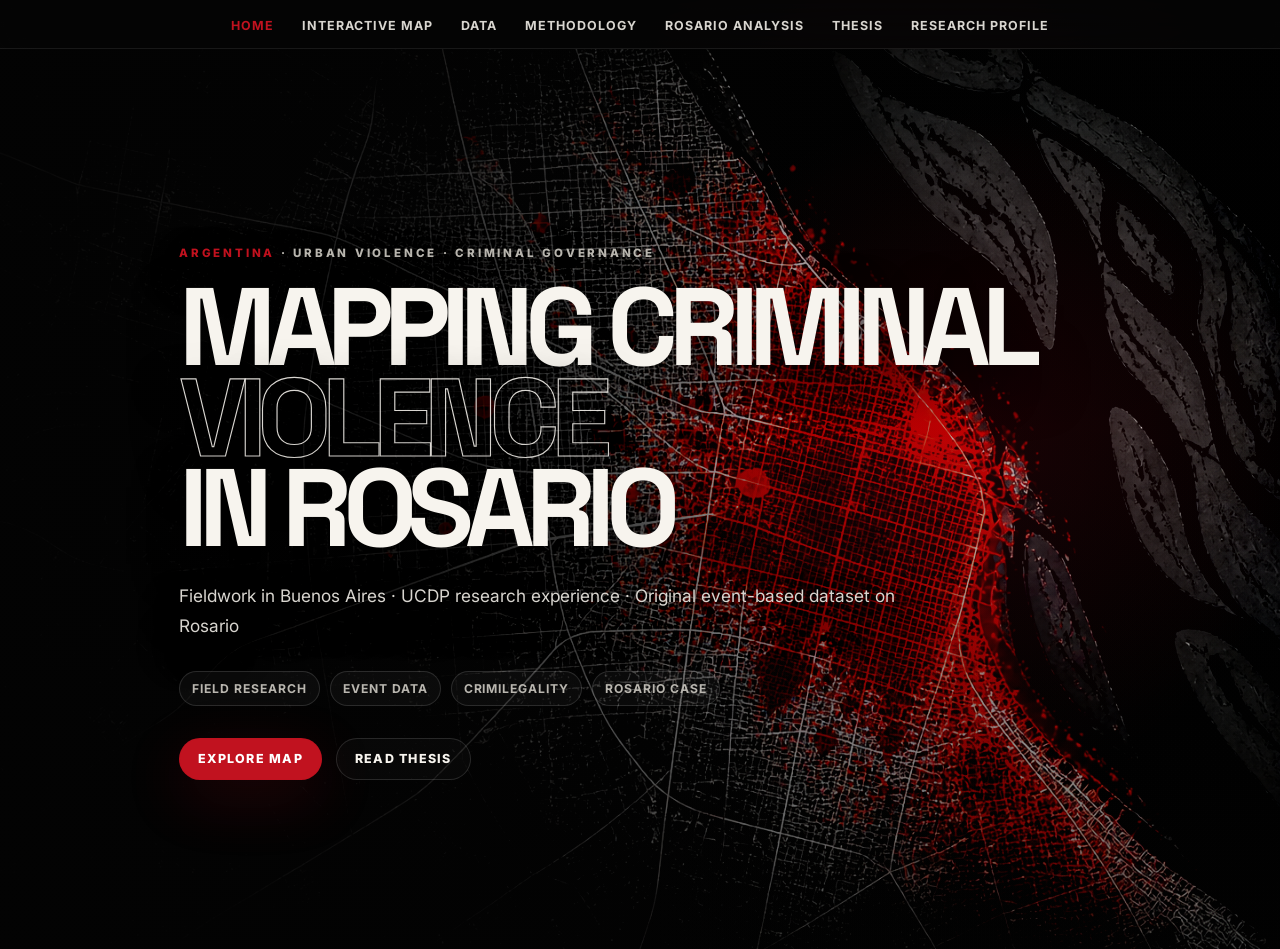
<file: index.html>
<!DOCTYPE html>
<html lang="en">
<head>
  <meta charset="UTF-8" />
  <meta name="viewport" content="width=device-width, initial-scale=1.0" />
  <title>Mapping Criminal Violence in Rosario</title>
  <link rel="stylesheet" href="site.css" />
</head>

<body>

<nav class="navbar">
  <ul class="nav-links">
    <li><a href="index.html" class="active">Home</a></li>
    <li><a href="map.html">Interactive Map</a></li>
    <li><a href="data.html">Data</a></li>
    <li><a href="methodology.html">Methodology</a></li>
    <li><a href="rosario.html">Rosario Analysis</a></li>
    <li><a href="thesis.html">Thesis</a></li>
    <li><a href="about.html">Research Profile</a></li>
  </ul>
</nav>

<section class="hero home-hero">

  <div class="hero-map-bg"></div>
  <div class="hero-map-overlay"></div>

  <div class="hero-inner">

    <div class="hero-kicker">
      <span>Argentina</span> &middot; Urban violence &middot; Criminal governance
    </div>

    <h1>
      Mapping Criminal
      <span class="title-accent">Violence</span>
      <br />
      in Rosario
    </h1>

    <p class="subtitle">
      Fieldwork in Buenos Aires &middot; UCDP research experience &middot; Original event-based dataset on Rosario
    </p>

    <div class="hero-meta">
      <span class="meta-pill">Field research</span>
      <span class="meta-pill">Event data</span>
      <span class="meta-pill">Crimilegality</span>
      <span class="meta-pill">Rosario case</span>
    </div>

    <div class="cta-row">
      <a href="map.html" class="btn-primary">Explore map</a>
      <a href="thesis.html" class="btn-secondary">Read thesis</a>
    </div>

  </div>
</section>

</body>
</html>
</file>
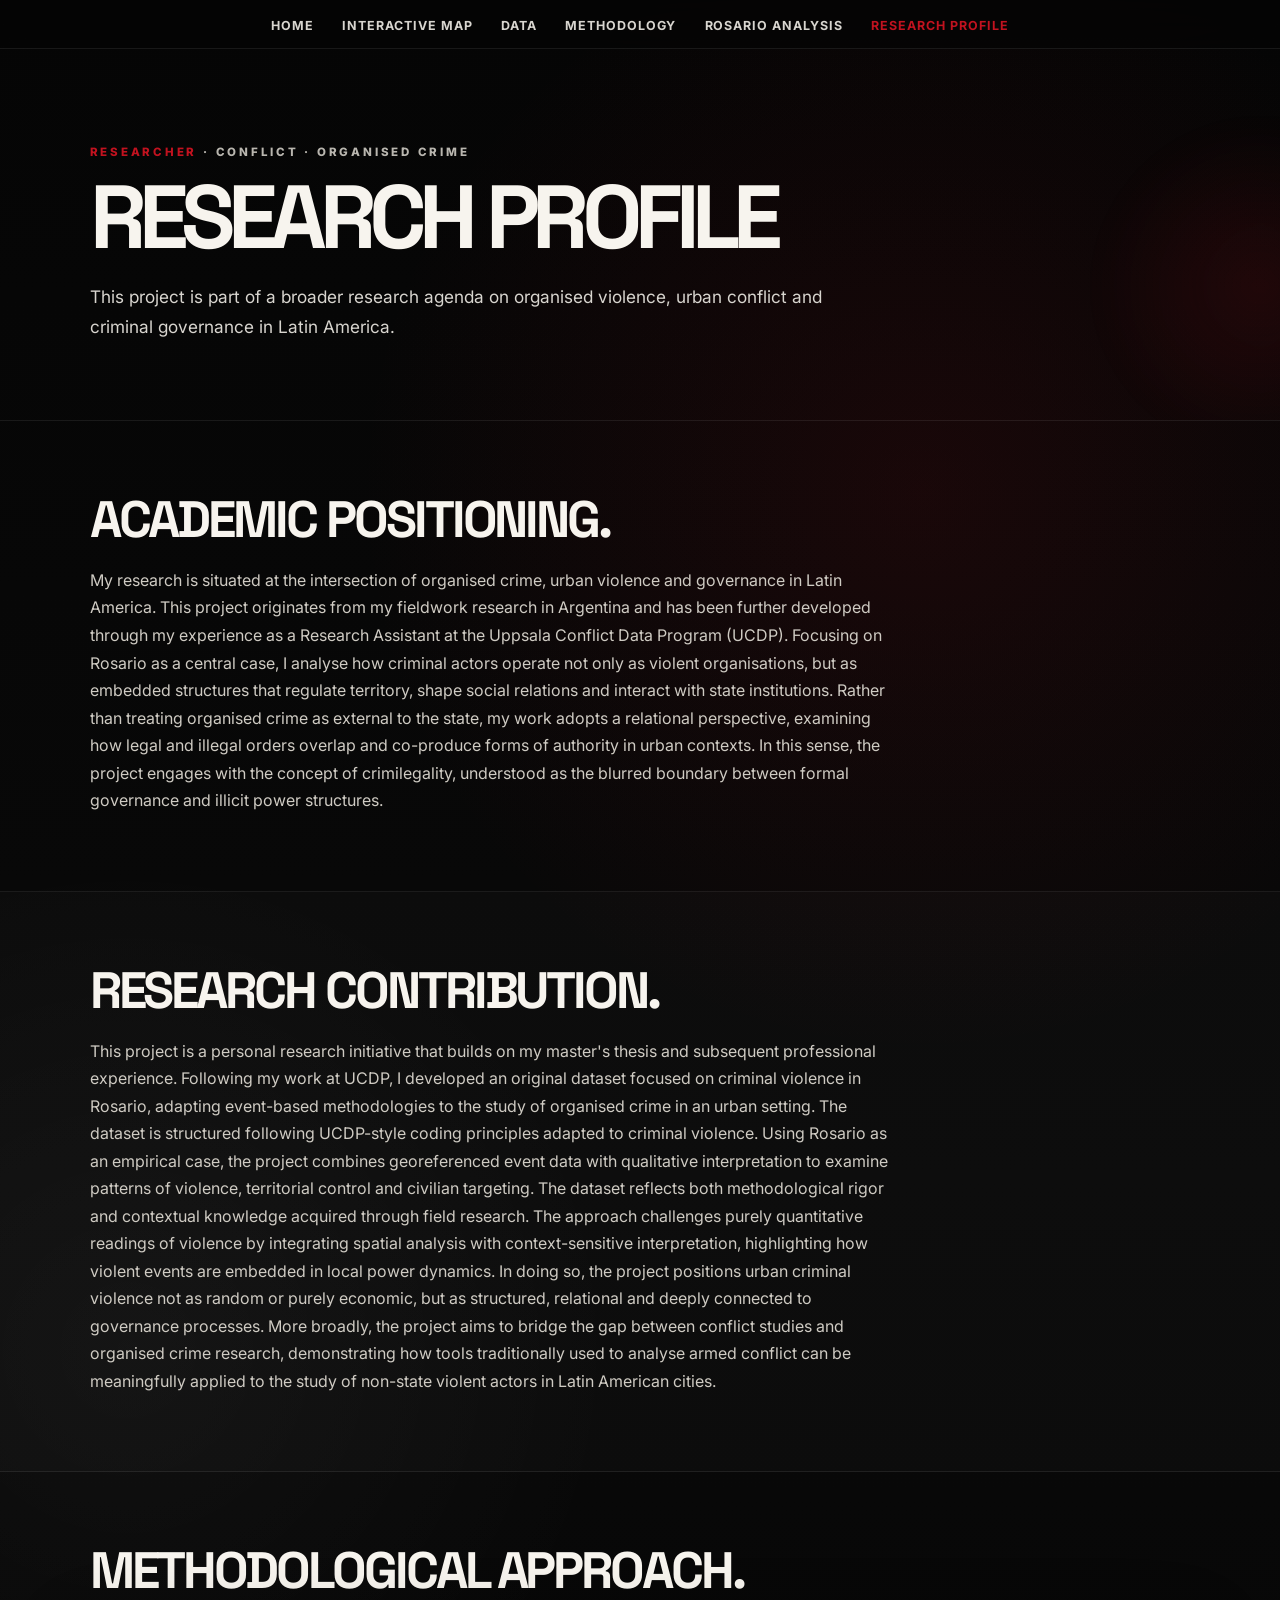
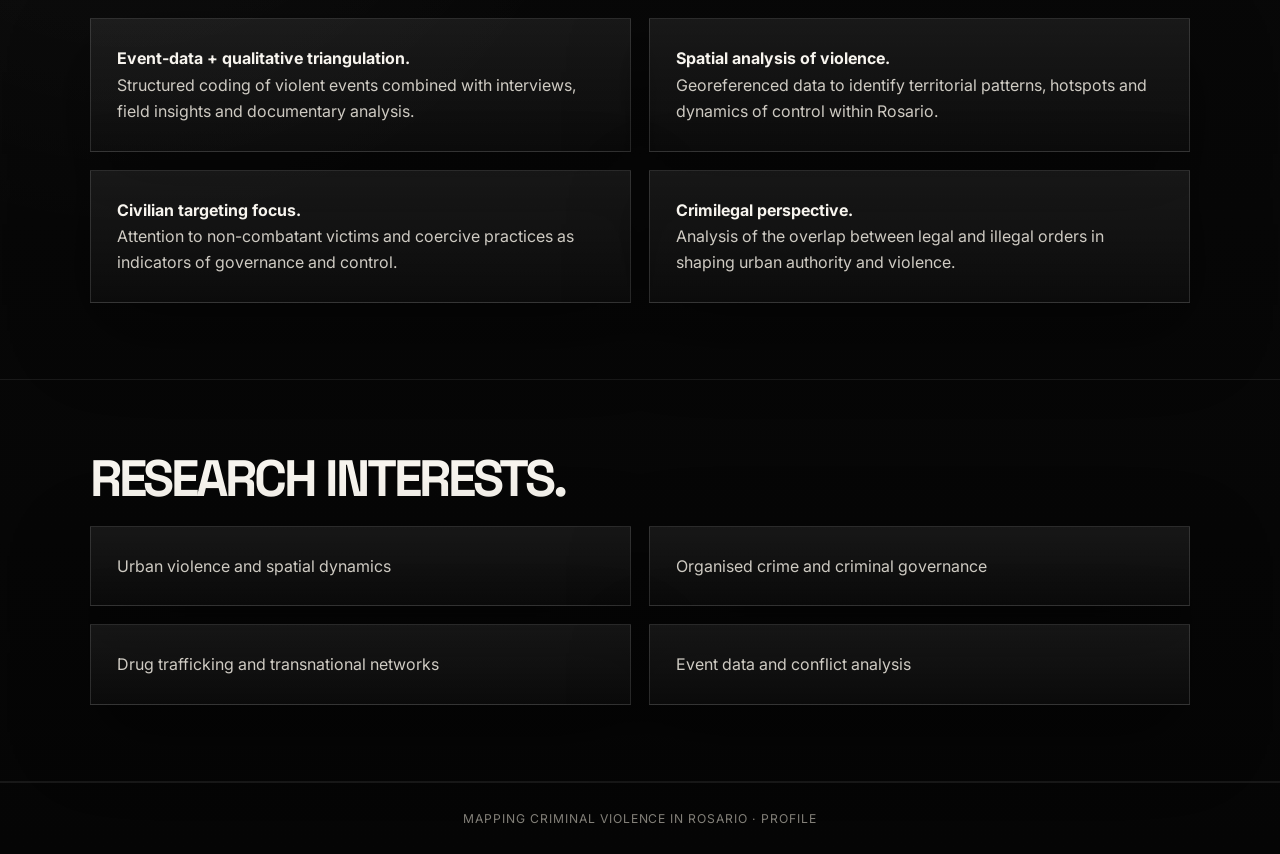
<file: about.html>
<!DOCTYPE html>
<html lang="en">
<head>
  <meta charset="UTF-8" />
  <meta name="viewport" content="width=device-width, initial-scale=1.0" />
  <title>Research Profile</title>
  <link rel="stylesheet" href="site.css" />
</head>
<body>
  <nav class="navbar">
    <ul class="nav-links">
      <li><a href="index.html">Home</a></li>
      <li><a href="map.html">Interactive Map</a></li>
      <li><a href="data.html">Data</a></li>
      <li><a href="methodology.html">Methodology</a></li>
      <li><a href="rosario.html">Rosario Analysis</a></li>
      <li><a href="about.html" class="active">Research Profile</a></li>
    </ul>
  </nav>

  <main>
    <header class="page-hero">
      <div class="page-hero-inner">
        <div class="eyebrow"><span>Researcher</span> · Conflict · Organised crime</div>
        <h1>Research Profile</h1>
        <p class="lede">This project is part of a broader research agenda on organised violence, urban conflict and criminal governance in Latin America.</p>
      </div>
    </header>

    <section class="section">
      <div class="section-inner">
        <h2>Academic positioning.</h2>
        <p class="section-text">
My research is situated at the intersection of organised crime, urban violence and governance in Latin America. 
This project originates from my fieldwork research in Argentina and has been further developed through my experience as a Research Assistant at the Uppsala Conflict Data Program (UCDP).

Focusing on Rosario as a central case, I analyse how criminal actors operate not only as violent organisations, 
but as embedded structures that regulate territory, shape social relations and interact with state institutions.

Rather than treating organised crime as external to the state, my work adopts a relational perspective, 
examining how legal and illegal orders overlap and co-produce forms of authority in urban contexts. 
In this sense, the project engages with the concept of crimilegality, understood as the blurred boundary 
between formal governance and illicit power structures.
        </p>
      </div>
    </section>

    <section class="section alt">
      <div class="section-inner">
        <h2>Research contribution.</h2>
        <p class="section-text">
This project is a personal research initiative that builds on my master's thesis and subsequent professional experience. 
Following my work at UCDP, I developed an original dataset focused on criminal violence in Rosario, 
adapting event-based methodologies to the study of organised crime in an urban setting.

The dataset is structured following UCDP-style coding principles adapted to criminal violence.

Using Rosario as an empirical case, the project combines georeferenced event data with qualitative interpretation 
to examine patterns of violence, territorial control and civilian targeting. 
The dataset reflects both methodological rigor and contextual knowledge acquired through field research.

The approach challenges purely quantitative readings of violence by integrating spatial analysis 
with context-sensitive interpretation, highlighting how violent events are embedded in local power dynamics. 
In doing so, the project positions urban criminal violence not as random or purely economic, 
but as structured, relational and deeply connected to governance processes.

More broadly, the project aims to bridge the gap between conflict studies and organised crime research, 
demonstrating how tools traditionally used to analyse armed conflict can be meaningfully applied 
to the study of non-state violent actors in Latin American cities.
        </p>
      </div>
    </section>

    <section class="section">
      <div class="section-inner">
        <h2>Methodological approach.</h2>
        <div class="grid two">
          <div class="card"><p><strong>Event-data + qualitative triangulation.</strong><br/>Structured coding of violent events combined with interviews, field insights and documentary analysis.</p></div>
          <div class="card"><p><strong>Spatial analysis of violence.</strong><br/>Georeferenced data to identify territorial patterns, hotspots and dynamics of control within Rosario.</p></div>
          <div class="card"><p><strong>Civilian targeting focus.</strong><br/>Attention to non-combatant victims and coercive practices as indicators of governance and control.</p></div>
          <div class="card"><p><strong>Crimilegal perspective.</strong><br/>Analysis of the overlap between legal and illegal orders in shaping urban authority and violence.</p></div>
        </div>
      </div>
    </section>

    <section class="section">
      <div class="section-inner">
        <h2>Research interests.</h2>
        <div class="grid two">
          <div class="card"><p>Urban violence and spatial dynamics</p></div>
          <div class="card"><p>Organised crime and criminal governance</p></div>
          <div class="card"><p>Drug trafficking and transnational networks</p></div>
          <div class="card"><p>Event data and conflict analysis</p></div>
        </div>
      </div>
    </section>
  </main>

  <footer>Mapping Criminal Violence in Rosario · Profile</footer>
</body>
</html>
</file>
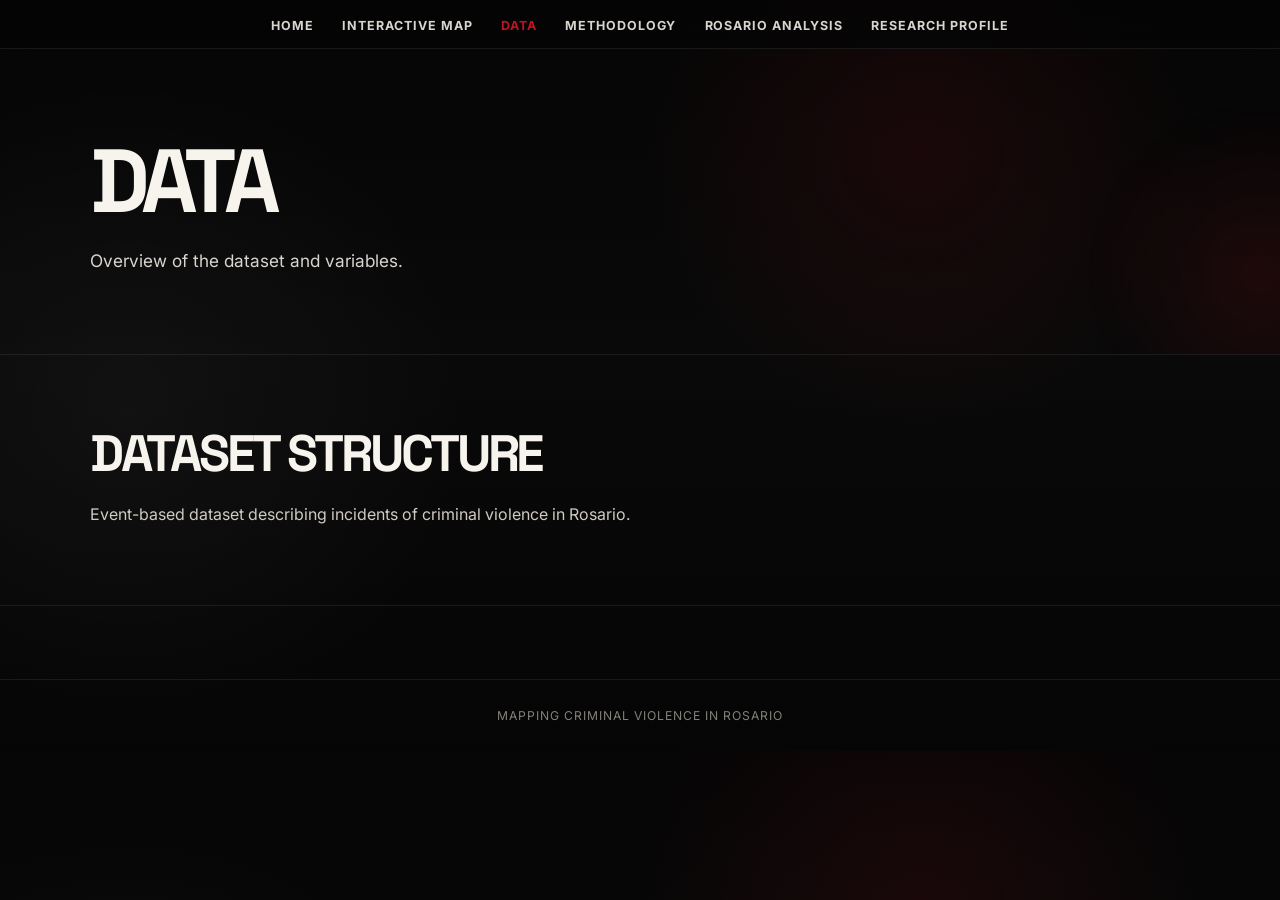
<file: data.html>
<!DOCTYPE html>
<html lang="en">
<head>
  <meta charset="UTF-8" />
  <meta name="viewport" content="width=device-width, initial-scale=1.0" />
  <title>Data</title>
  <link href="https://fonts.googleapis.com/css2?family=Inter:wght@400;500;600;700;800;900&family=Space+Grotesk:wght@500;600;700&display=swap" rel="stylesheet">
  <link rel="stylesheet" href="site.css" />
</head>
<body>
  <nav class="navbar">
    <ul class="nav-links">
      <li><a href="index.html">Home</a></li>
      <li><a href="map.html">Interactive Map</a></li>
      <li><a href="data.html" class="active">Data</a></li>
      <li><a href="methodology.html">Methodology</a></li>
      <li><a href="rosario.html">Rosario Analysis</a></li>
      <li><a href="about.html">Research Profile</a></li>
    </ul>
  </nav>

  <main>
    <header class="page-hero">
      <div class="page-hero-inner">
        <h1>Data</h1>
        <p class="lede">Overview of the dataset and variables.</p>
      </div>
    </header>

    <section class="section">
      <div class="section-inner">
        <h2>Dataset structure</h2>
        <p class="section-text">Event-based dataset describing incidents of criminal violence in Rosario.</p>
      </div>
    </section>
  </main>

  <footer>Mapping Criminal Violence in Rosario</footer>
</body>
</html>
</file>
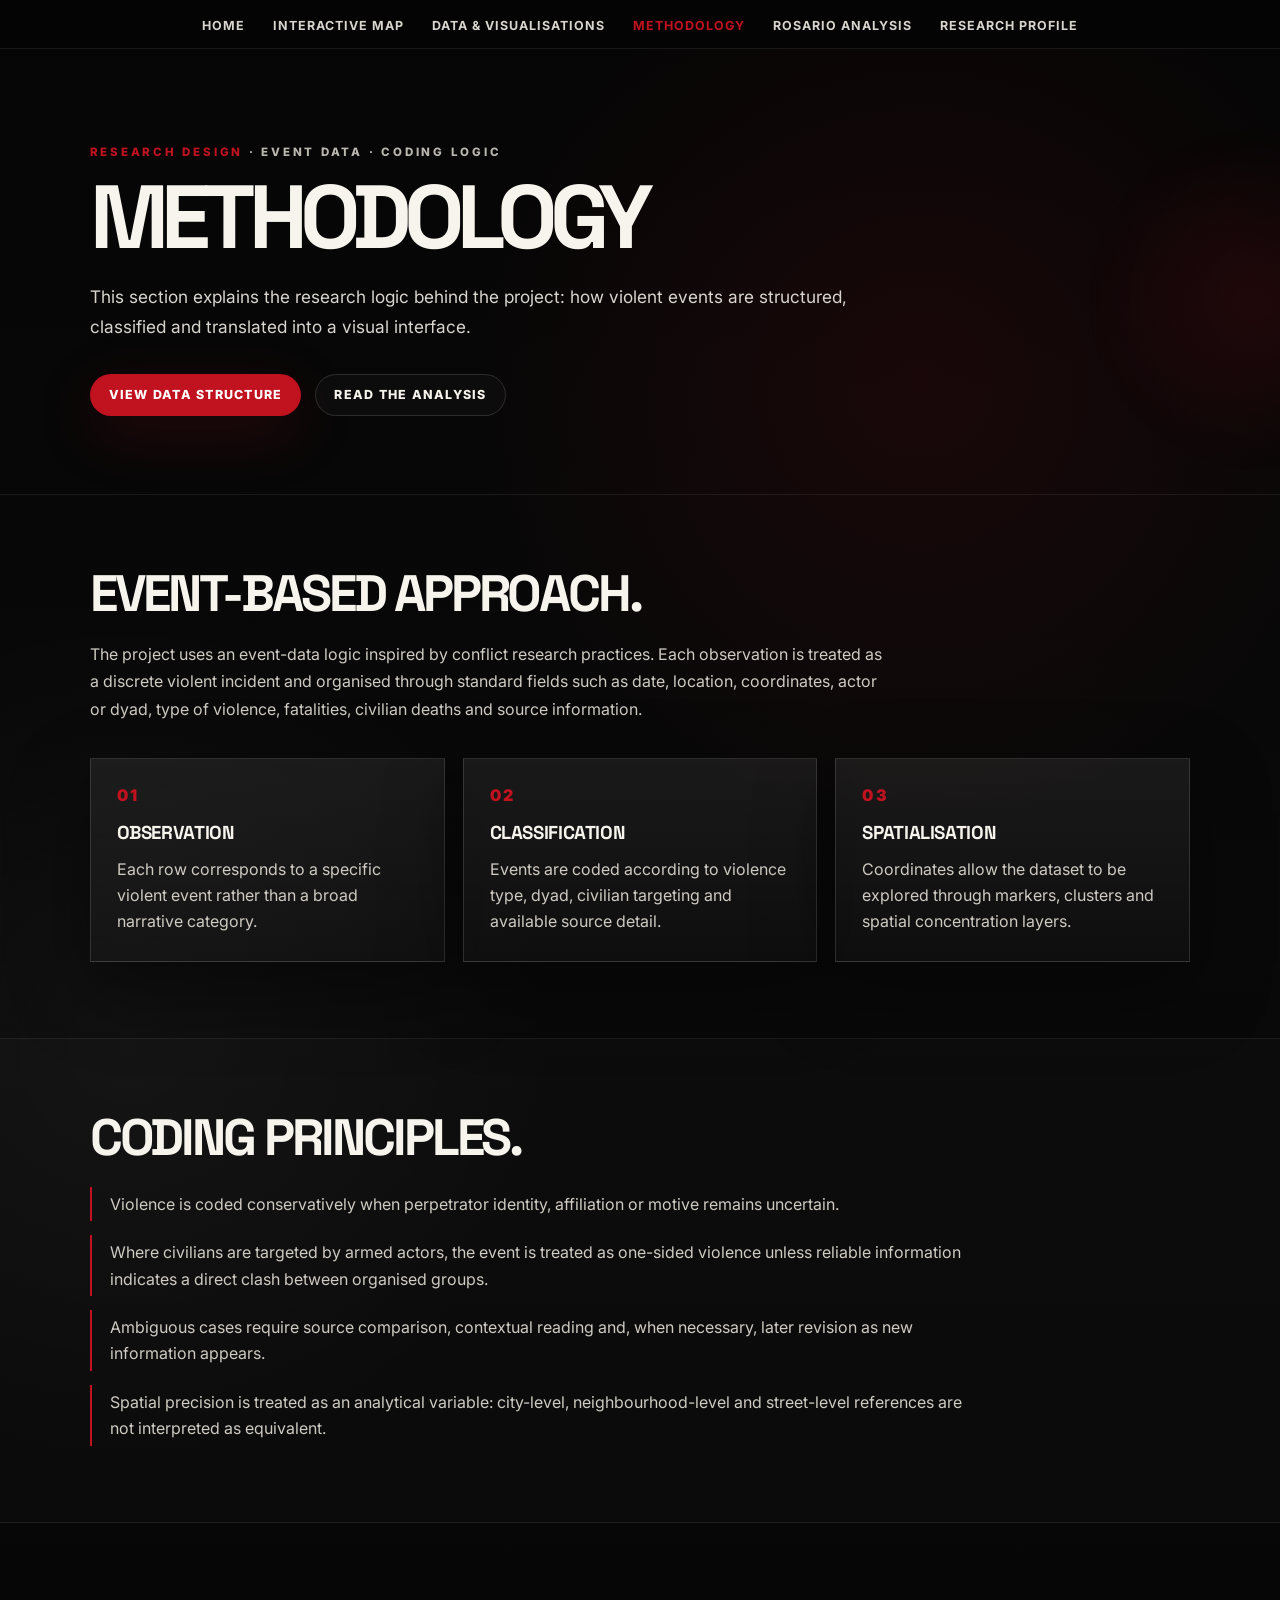
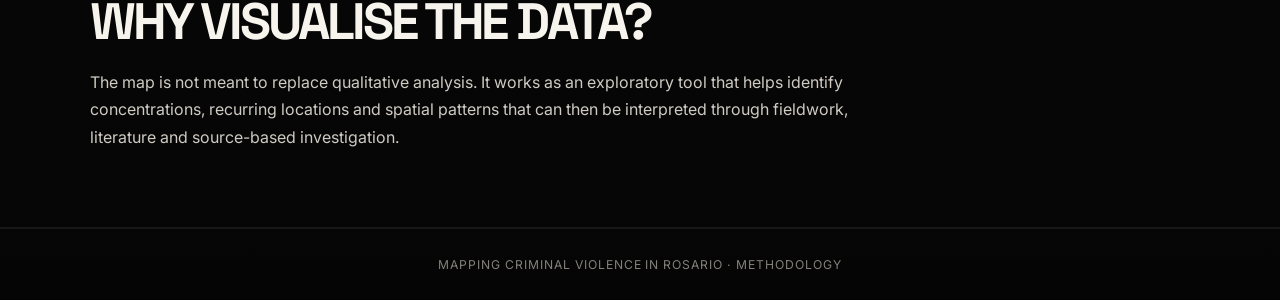
<file: methodology.html>
<!DOCTYPE html>
<html lang="en">
<head>
  <meta charset="UTF-8" />
  <meta name="viewport" content="width=device-width, initial-scale=1.0" />
  <title>Methodology</title>
  <link rel="preconnect" href="https://fonts.googleapis.com">
  <link rel="preconnect" href="https://fonts.gstatic.com" crossorigin>
  <link href="https://fonts.googleapis.com/css2?family=Inter:wght@400;500;600;700;800;900&family=Space+Grotesk:wght@500;600;700&display=swap" rel="stylesheet">
  <link rel="stylesheet" href="site.css" />
</head>
<body>
  <nav class="navbar">
    <ul class="nav-links">
      <li><a href="index.html">Home</a></li>
      <li><a href="map.html">Interactive Map</a></li>
      <li><a href="data.html">Data & Visualisations</a></li>
      <li><a href="methodology.html" class="active">Methodology</a></li>
      <li><a href="rosario.html">Rosario Analysis</a></li>
      <li><a href="about.html">Research Profile</a></li>
    </ul>
  </nav>

  <main>
    <header class="page-hero">
      <div class="page-hero-inner">
        <div class="eyebrow"><span>Research design</span> · Event data · Coding logic</div>
        <h1>Methodology</h1>
        <p class="lede">This section explains the research logic behind the project: how violent events are structured, classified and translated into a visual interface.</p>
        <div class="cta-row">
          <a href="data.html" class="btn btn-primary">View data structure</a>
          <a href="rosario.html" class="btn btn-secondary">Read the analysis</a>
        </div>
      </div>
    </header>

    <section class="section">
      <div class="section-inner">
        <h2>Event-based approach.</h2>
        <p class="section-text">The project uses an event-data logic inspired by conflict research practices. Each observation is treated as a discrete violent incident and organised through standard fields such as date, location, coordinates, actor or dyad, type of violence, fatalities, civilian deaths and source information.</p>
        <div class="grid three" style="margin-top: 34px;">
          <article class="card">
            <div class="card-number">01</div>
            <h3>Observation</h3>
            <p>Each row corresponds to a specific violent event rather than a broad narrative category.</p>
          </article>
          <article class="card">
            <div class="card-number">02</div>
            <h3>Classification</h3>
            <p>Events are coded according to violence type, dyad, civilian targeting and available source detail.</p>
          </article>
          <article class="card">
            <div class="card-number">03</div>
            <h3>Spatialisation</h3>
            <p>Coordinates allow the dataset to be explored through markers, clusters and spatial concentration layers.</p>
          </article>
        </div>
      </div>
    </section>

    <section class="section alt">
      <div class="section-inner">
        <h2>Coding principles.</h2>
        <div class="timeline">
          <div class="timeline-item"><p>Violence is coded conservatively when perpetrator identity, affiliation or motive remains uncertain.</p></div>
          <div class="timeline-item"><p>Where civilians are targeted by armed actors, the event is treated as one-sided violence unless reliable information indicates a direct clash between organised groups.</p></div>
          <div class="timeline-item"><p>Ambiguous cases require source comparison, contextual reading and, when necessary, later revision as new information appears.</p></div>
          <div class="timeline-item"><p>Spatial precision is treated as an analytical variable: city-level, neighbourhood-level and street-level references are not interpreted as equivalent.</p></div>
        </div>
      </div>
    </section>

    <section class="section">
      <div class="section-inner">
        <h2>Why visualise the data?</h2>
        <p class="section-text">The map is not meant to replace qualitative analysis. It works as an exploratory tool that helps identify concentrations, recurring locations and spatial patterns that can then be interpreted through fieldwork, literature and source-based investigation.</p>
      </div>
    </section>
  </main>

  <footer>Mapping Criminal Violence in Rosario · Methodology</footer>
</body>
</html>
</file>
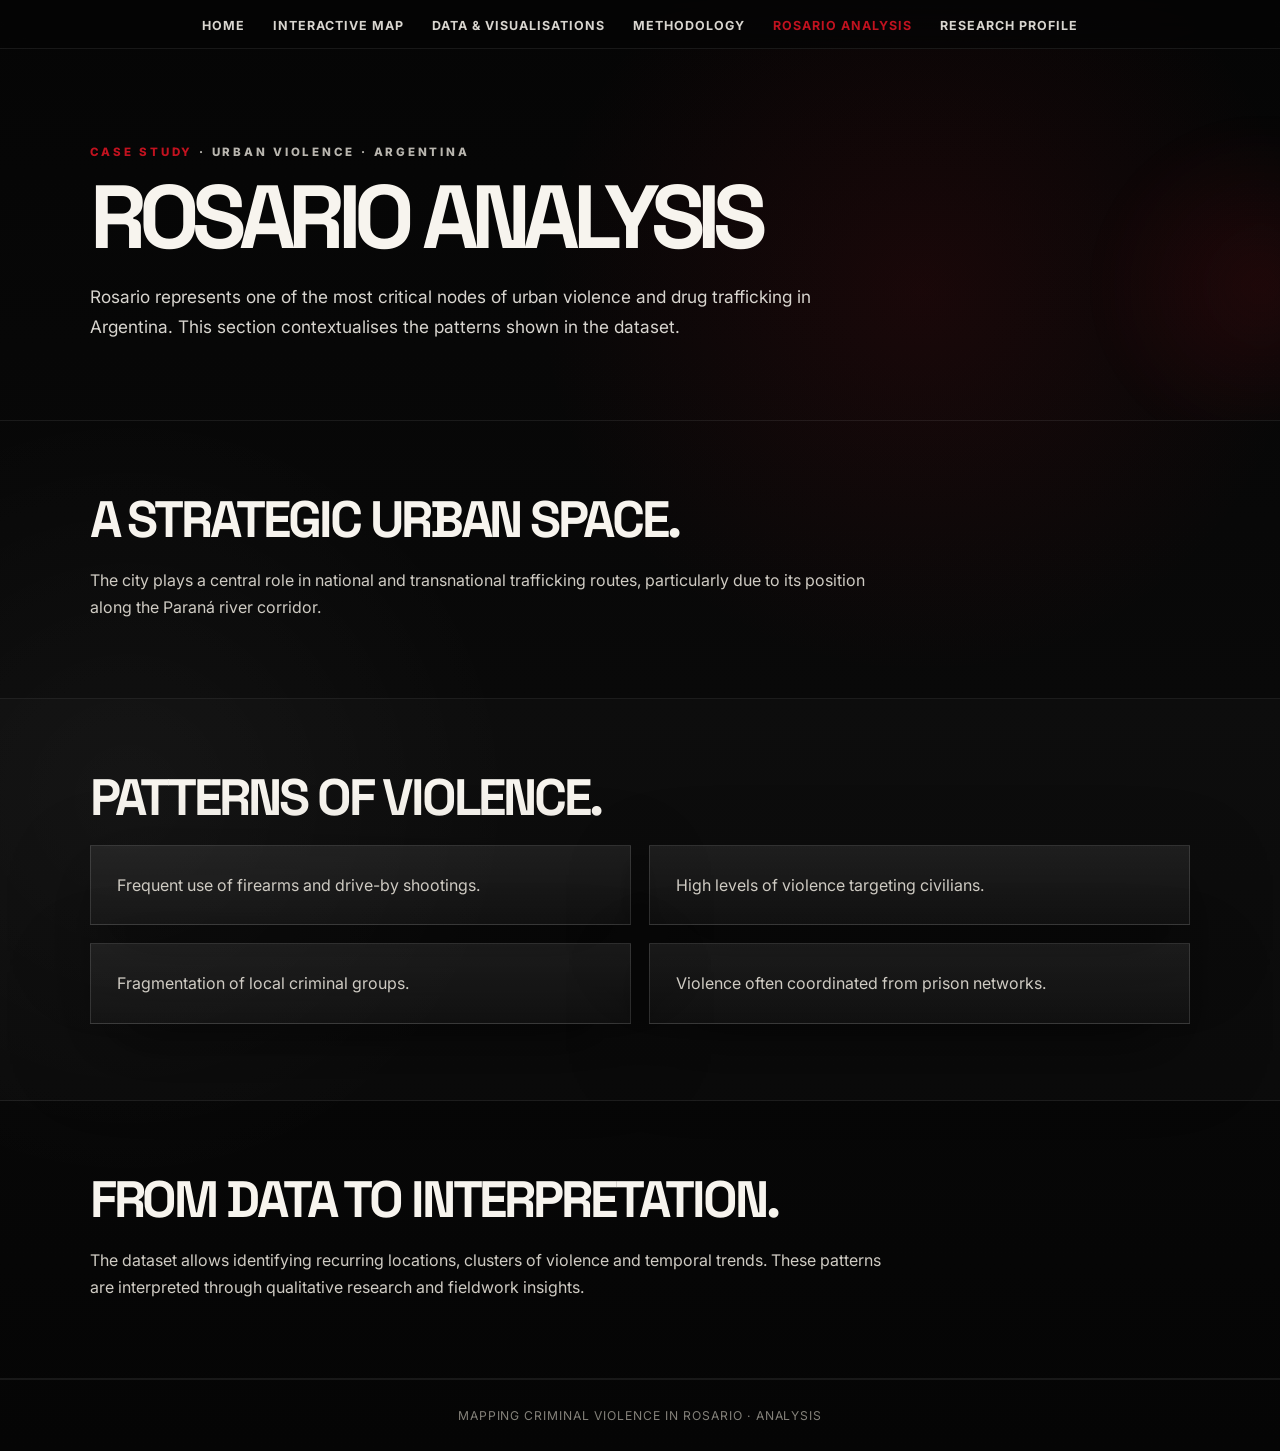
<file: rosario.html>
<!DOCTYPE html>
<html lang="en">
<head>
  <meta charset="UTF-8" />
  <meta name="viewport" content="width=device-width, initial-scale=1.0" />
  <title>Rosario Analysis</title>
  <link rel="stylesheet" href="site.css" />
</head>
<body>
  <nav class="navbar">
    <ul class="nav-links">
      <li><a href="index.html">Home</a></li>
      <li><a href="map.html">Interactive Map</a></li>
      <li><a href="data.html">Data & Visualisations</a></li>
      <li><a href="methodology.html">Methodology</a></li>
      <li><a href="rosario.html" class="active">Rosario Analysis</a></li>
      <li><a href="about.html">Research Profile</a></li>
    </ul>
  </nav>

  <main>
    <header class="page-hero">
      <div class="page-hero-inner">
        <div class="eyebrow"><span>Case study</span> · Urban violence · Argentina</div>
        <h1>Rosario Analysis</h1>
        <p class="lede">Rosario represents one of the most critical nodes of urban violence and drug trafficking in Argentina. This section contextualises the patterns shown in the dataset.</p>
      </div>
    </header>

    <section class="section">
      <div class="section-inner">
        <h2>A strategic urban space.</h2>
        <p class="section-text">The city plays a central role in national and transnational trafficking routes, particularly due to its position along the Paraná river corridor.</p>
      </div>
    </section>

    <section class="section alt">
      <div class="section-inner">
        <h2>Patterns of violence.</h2>
        <div class="grid two">
          <div class="card"><p>Frequent use of firearms and drive-by shootings.</p></div>
          <div class="card"><p>High levels of violence targeting civilians.</p></div>
          <div class="card"><p>Fragmentation of local criminal groups.</p></div>
          <div class="card"><p>Violence often coordinated from prison networks.</p></div>
        </div>
      </div>
    </section>

    <section class="section">
      <div class="section-inner">
        <h2>From data to interpretation.</h2>
        <p class="section-text">The dataset allows identifying recurring locations, clusters of violence and temporal trends. These patterns are interpreted through qualitative research and fieldwork insights.</p>
      </div>
    </section>
  </main>

  <footer>Mapping Criminal Violence in Rosario · Analysis</footer>
</body>
</html>
</file>
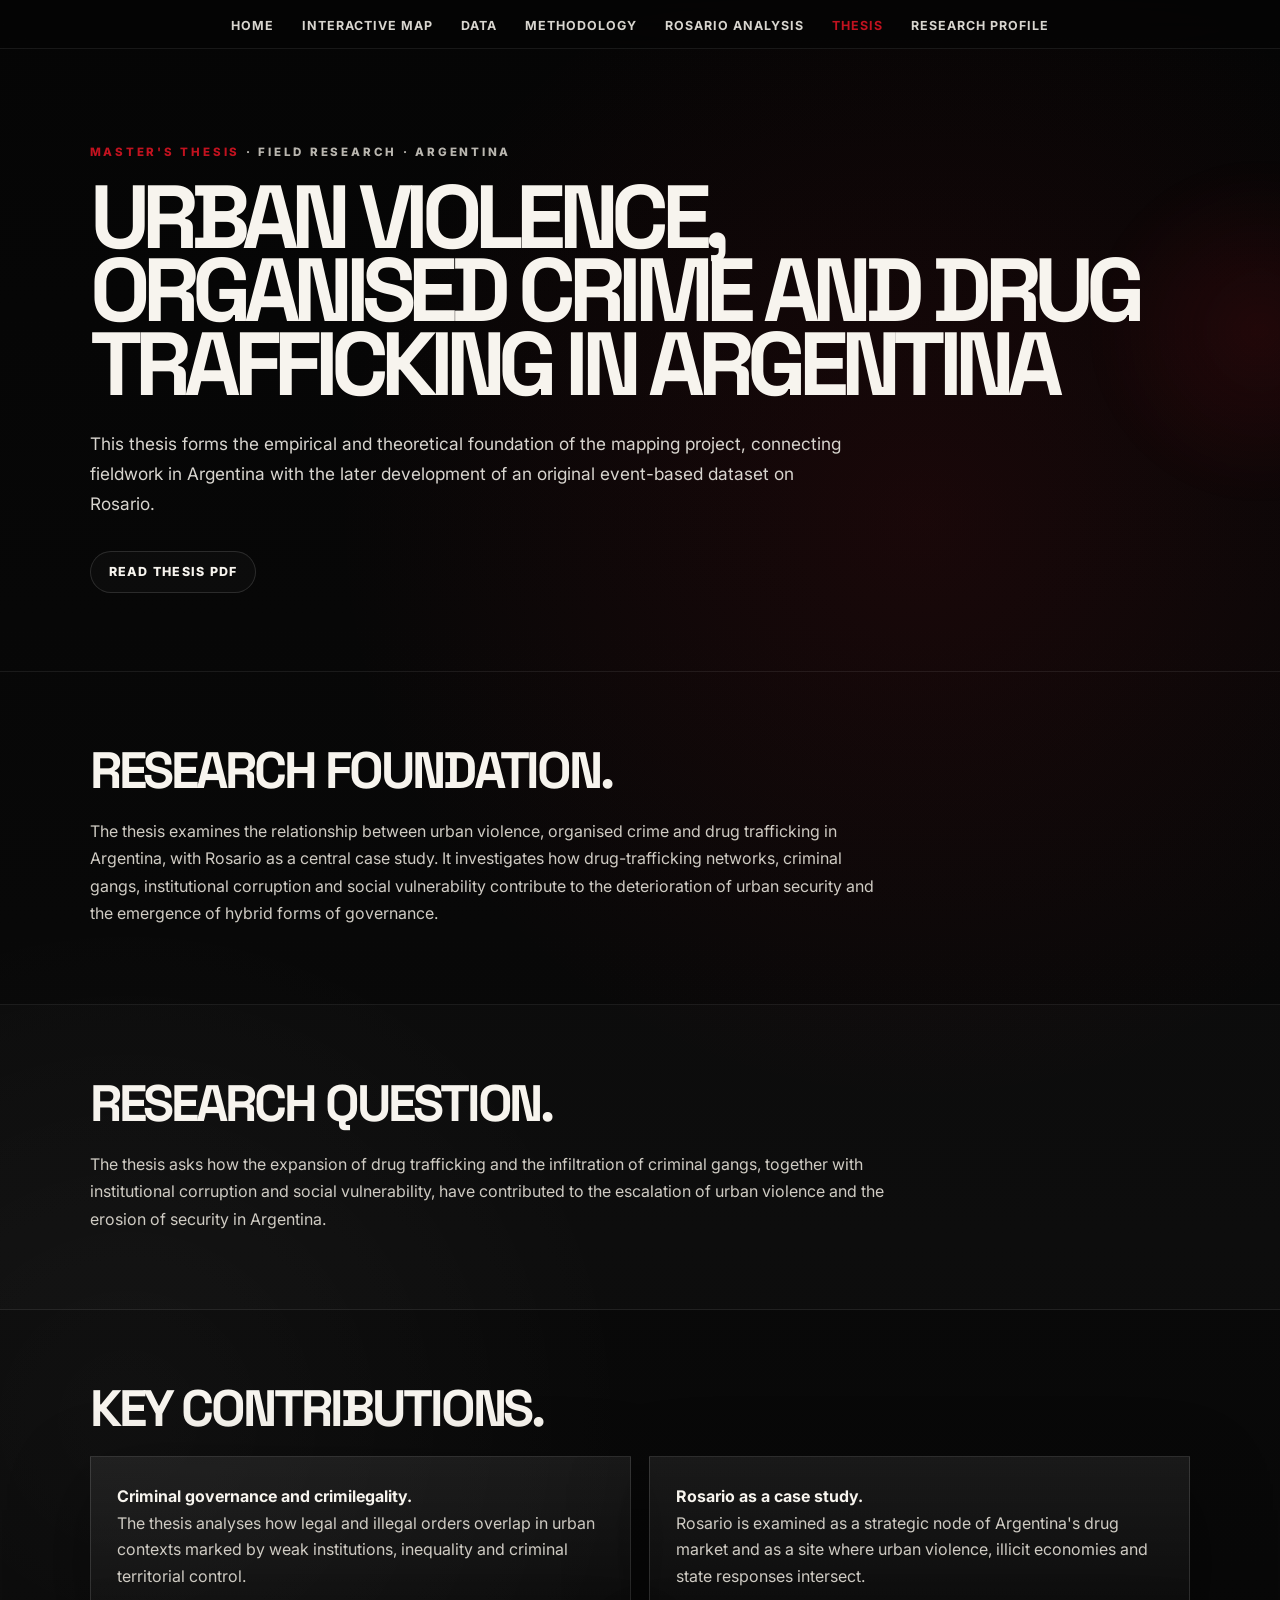
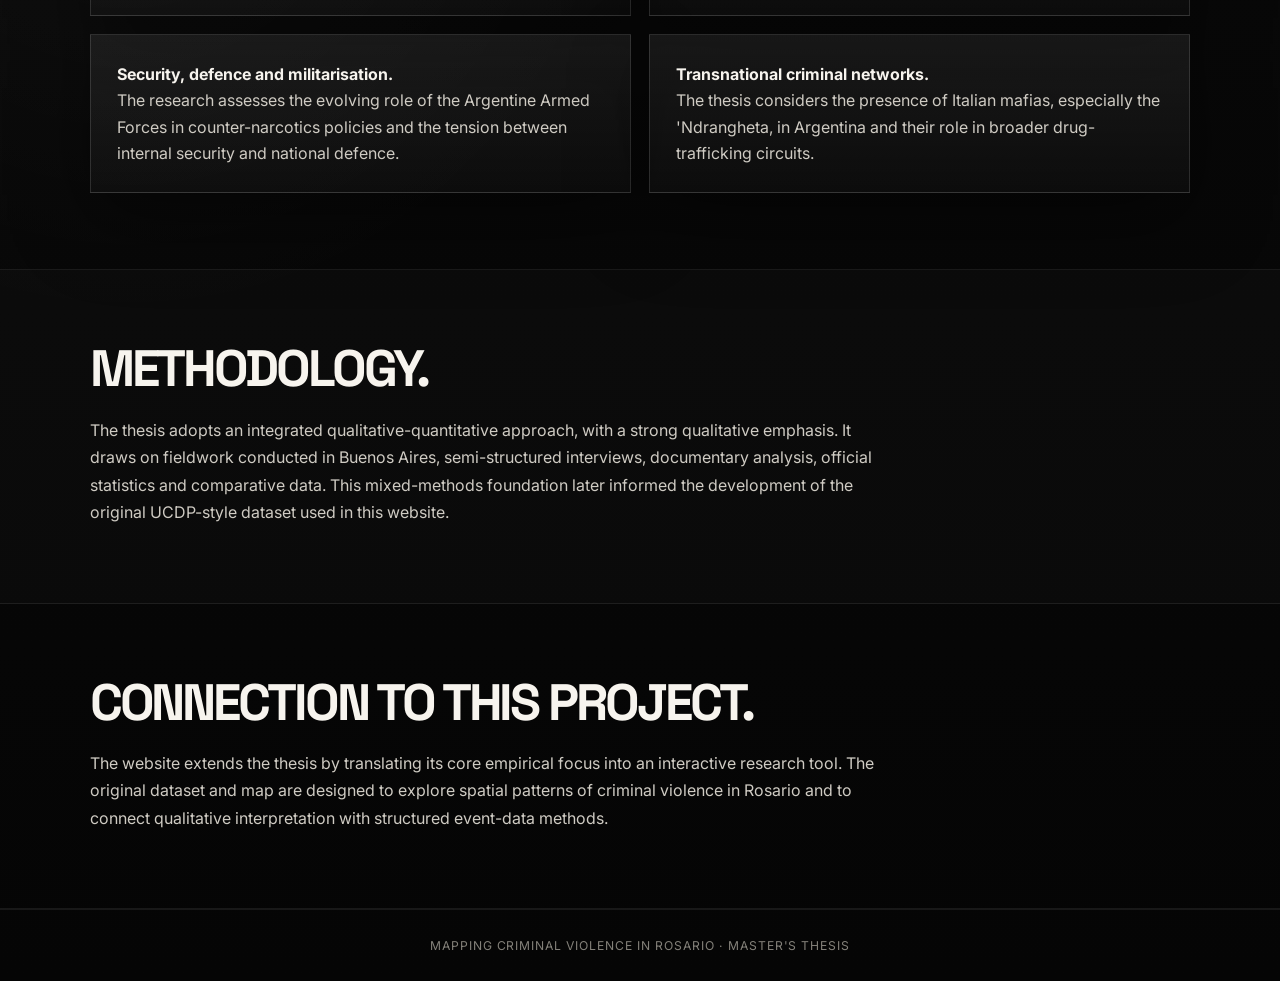
<file: thesis.html>
<!DOCTYPE html>
<html lang="en">
<head>
  <meta charset="UTF-8" />
  <meta name="viewport" content="width=device-width, initial-scale=1.0" />
  <title>Master's Thesis</title>
  <link rel="stylesheet" href="site.css" />
</head>
<body>
  <nav class="navbar">
    <ul class="nav-links">
      <li><a href="index.html">Home</a></li>
      <li><a href="map.html">Interactive Map</a></li>
      <li><a href="data.html">Data</a></li>
      <li><a href="methodology.html">Methodology</a></li>
      <li><a href="rosario.html">Rosario Analysis</a></li>
      <li><a href="thesis.html" class="active">Thesis</a></li>
      <li><a href="about.html">Research Profile</a></li>
    </ul>
  </nav>

  <main>
    <header class="page-hero">
      <div class="page-hero-inner">
        <div class="eyebrow"><span>Master's thesis</span> · Field research · Argentina</div>
        <h1>Urban Violence, Organised Crime and Drug Trafficking in Argentina</h1>
        <p class="lede">This thesis forms the empirical and theoretical foundation of the mapping project, connecting fieldwork in Argentina with the later development of an original event-based dataset on Rosario.</p>
        <div class="cta-row">
          <a class="btn" href="thesis.pdf" target="_blank" rel="noopener">Read thesis PDF</a>
        </div>
      </div>
    </header>

    <section class="section">
      <div class="section-inner">
        <h2>Research foundation.</h2>
        <p class="section-text">The thesis examines the relationship between urban violence, organised crime and drug trafficking in Argentina, with Rosario as a central case study. It investigates how drug-trafficking networks, criminal gangs, institutional corruption and social vulnerability contribute to the deterioration of urban security and the emergence of hybrid forms of governance.</p>
      </div>
    </section>

    <section class="section alt">
      <div class="section-inner">
        <h2>Research question.</h2>
        <p class="section-text">The thesis asks how the expansion of drug trafficking and the infiltration of criminal gangs, together with institutional corruption and social vulnerability, have contributed to the escalation of urban violence and the erosion of security in Argentina.</p>
      </div>
    </section>

    <section class="section">
      <div class="section-inner">
        <h2>Key contributions.</h2>
        <div class="grid two">
          <div class="card"><p><strong>Criminal governance and crimilegality.</strong><br/>The thesis analyses how legal and illegal orders overlap in urban contexts marked by weak institutions, inequality and criminal territorial control.</p></div>
          <div class="card"><p><strong>Rosario as a case study.</strong><br/>Rosario is examined as a strategic node of Argentina's drug market and as a site where urban violence, illicit economies and state responses intersect.</p></div>
          <div class="card"><p><strong>Security, defence and militarisation.</strong><br/>The research assesses the evolving role of the Argentine Armed Forces in counter-narcotics policies and the tension between internal security and national defence.</p></div>
          <div class="card"><p><strong>Transnational criminal networks.</strong><br/>The thesis considers the presence of Italian mafias, especially the 'Ndrangheta, in Argentina and their role in broader drug-trafficking circuits.</p></div>
        </div>
      </div>
    </section>

    <section class="section alt">
      <div class="section-inner">
        <h2>Methodology.</h2>
        <p class="section-text">The thesis adopts an integrated qualitative-quantitative approach, with a strong qualitative emphasis. It draws on fieldwork conducted in Buenos Aires, semi-structured interviews, documentary analysis, official statistics and comparative data. This mixed-methods foundation later informed the development of the original UCDP-style dataset used in this website.</p>
      </div>
    </section>

    <section class="section">
      <div class="section-inner">
        <h2>Connection to this project.</h2>
        <p class="section-text">The website extends the thesis by translating its core empirical focus into an interactive research tool. The original dataset and map are designed to explore spatial patterns of criminal violence in Rosario and to connect qualitative interpretation with structured event-data methods.</p>
      </div>
    </section>
  </main>

  <footer>Mapping Criminal Violence in Rosario · Master's Thesis</footer>
</body>
</html>
</file>
<file: site.css>
@import url("https://fonts.googleapis.com/css2?family=Inter:wght@400;500;600;700;800;900&family=Space+Grotesk:wght@500;600;700&display=swap");

:root {
  --black: #060606;
  --black-2: #0b0b0c;
  --panel: rgba(255,255,255,0.045);
  --panel-strong: rgba(255,255,255,0.07);
  --text: #f7f4ee;
  --muted: #b9b6af;
  --muted-2: #838079;
  --red: #c1121f;
  --red-soft: rgba(193,18,31,0.18);
  --line: rgba(255,255,255,0.13);
  --line-soft: rgba(255,255,255,0.08);
  --shadow: 0 28px 80px rgba(0,0,0,0.45);
  --page-pad: clamp(28px, 7vw, 96px);
  --content-width: 1160px;
}

* { box-sizing: border-box; }
html { scroll-behavior: smooth; }

body {
  margin: 0;
  font-family: "Inter", sans-serif;
  background:
    radial-gradient(circle at 72% 20%, rgba(193,18,31,0.10), transparent 26%),
    radial-gradient(circle at 10% 55%, rgba(255,255,255,0.035), transparent 28%),
    linear-gradient(180deg, #050505 0%, #090909 48%, #050505 100%);
  color: var(--text);
  overflow-x: hidden;
}

body::before {
  content: "";
  position: fixed;
  inset: 0;
  pointer-events: none;
  z-index: -1;
  background-image:
    linear-gradient(rgba(255,255,255,0.028) 1px, transparent 1px),
    linear-gradient(90deg, rgba(255,255,255,0.028) 1px, transparent 1px);
  background-size: 76px 76px;
  mask-image: radial-gradient(circle at 50% 22%, black, transparent 74%);
  opacity: 0.20;
}

a { color: inherit; }

.navbar {
  position: sticky;
  top: 0;
  width: 100%;
  background: rgba(6,6,6,0.82);
  backdrop-filter: blur(18px);
  -webkit-backdrop-filter: blur(18px);
  display: flex;
  justify-content: center;
  padding: 14px 30px;
  border-bottom: 1px solid var(--line-soft);
  z-index: 1000;
}

.nav-links {
  display: flex;
  gap: clamp(14px, 2.2vw, 28px);
  list-style: none;
  margin: 0;
  padding: 0;
  flex-wrap: wrap;
  justify-content: center;
}

.nav-links a {
  color: #d8d5cf;
  text-decoration: none;
  font-size: 0.78rem;
  font-weight: 700;
  letter-spacing: 0.08em;
  text-transform: uppercase;
  transition: color 180ms ease, opacity 180ms ease;
}

.nav-links a.active,
.nav-links a:hover { color: var(--red); }

main { min-height: 70vh; }

.hero,
.page-hero,
.section { padding-left: var(--page-pad); padding-right: var(--page-pad); }

.hero {
  min-height: 100vh;
  display: flex;
  align-items: center;
  position: relative;
  padding-top: 120px;
  padding-bottom: 92px;
  overflow: hidden;
}

.home-hero {
  isolation: isolate;
  background: #030303;
}

.home-hero .hero-map-bg,
.home-hero .hero-map-overlay {
  position: absolute;
  inset: 0;
  pointer-events: none;
}

.home-hero .hero-map-bg {
  z-index: 0;
  background-image: url("assets/rosario-violence-map.png");
  background-size: cover;
  background-position: 96% center;
  opacity: 0.98;
  filter: contrast(1.18) saturate(1.08) brightness(1.16);
  transform: scale(1.01);
}

.home-hero .hero-map-overlay {
  z-index: 1;
  background:
    linear-gradient(90deg, rgba(3,3,3,0.96) 0%, rgba(3,3,3,0.82) 34%, rgba(3,3,3,0.28) 62%, rgba(3,3,3,0.04) 100%),
    linear-gradient(180deg, rgba(3,3,3,0.26) 0%, rgba(3,3,3,0.02) 42%, rgba(3,3,3,0.58) 100%),
    radial-gradient(circle at 76% 44%, rgba(193,18,31,0.16), transparent 31%);
}

.home-hero::before,
.home-hero::after {
  display: none;
}

.home-hero h1,
.home-hero .subtitle,
.home-hero .hero-kicker {
  text-shadow: 0 18px 50px rgba(0,0,0,0.74);
}

.home-hero .hero-inner {
  z-index: 2;
}

.hero::before {
  content: "";
  position: absolute;
  inset: 15% 6% auto auto;
  width: 34vw;
  max-width: 520px;
  min-width: 260px;
  height: 34vw;
  max-height: 520px;
  min-height: 260px;
  border: 1px solid rgba(255,255,255,0.07);
  border-radius: 50%;
  background:
    radial-gradient(circle, rgba(193,18,31,0.13), transparent 58%),
    repeating-radial-gradient(circle, rgba(255,255,255,0.08) 0 1px, transparent 1px 34px);
  opacity: 0.36;
  filter: blur(0.2px);
  pointer-events: none;
}

.hero::after,
.page-hero::after {
  content: "";
  position: absolute;
  width: 340px;
  height: 340px;
  right: -150px;
  top: 18%;
  background: radial-gradient(circle, rgba(193,18,31,0.12), transparent 70%);
  filter: blur(10px);
  pointer-events: none;
}

.hero-inner,
.page-hero-inner,
.section-inner {
  width: 100%;
  max-width: var(--content-width);
  margin: 0 auto;
  position: relative;
  z-index: 1;
}

.hero-inner { max-width: 980px; margin-left: max(var(--page-pad), calc((100vw - var(--content-width)) / 2)); }

.hero-kicker,
.eyebrow {
  margin: 0 0 22px 0;
  color: var(--muted);
  text-transform: uppercase;
  letter-spacing: 0.24em;
  font-size: 0.72rem;
  font-weight: 800;
}

.hero-kicker span,
.eyebrow span { color: var(--red); }

.hero h1,
.page-hero h1 {
  font-family: "Space Grotesk", sans-serif;
  font-weight: 700;
  text-transform: uppercase;
  font-size: clamp(3.4rem, 8.6vw, 8rem);
  line-height: 0.82;
  letter-spacing: -0.085em;
  margin: 0 0 28px 0;
  max-width: 1050px;
}

.page-hero h1 { font-size: clamp(3rem, 7vw, 6.6rem); }

.title-accent,
.outline {
  color: transparent;
  -webkit-text-stroke: 1.15px rgba(247,244,238,0.88);
}

.subtitle,
.lede {
  max-width: 760px;
  color: #d8d5cf;
  font-size: clamp(1rem, 1.35vw, 1.18rem);
  line-height: 1.72;
  margin: 0;
}

.hero-meta {
  display: flex;
  flex-wrap: wrap;
  gap: 10px;
  margin-top: 30px;
}

.meta-pill {
  border: 1px solid var(--line);
  background: rgba(255,255,255,0.035);
  color: var(--muted);
  padding: 9px 12px;
  border-radius: 999px;
  font-size: 0.76rem;
  font-weight: 700;
  letter-spacing: 0.08em;
  text-transform: uppercase;
}

.cta-row {
  display: flex;
  gap: 14px;
  flex-wrap: wrap;
  margin-top: 32px;
}

.btn,
.btn-primary,
.btn-secondary {
  display: inline-flex;
  align-items: center;
  justify-content: center;
  min-height: 42px;
  padding: 12px 18px;
  border-radius: 999px;
  text-decoration: none;
  font-size: 0.78rem;
  font-weight: 800;
  letter-spacing: 0.1em;
  text-transform: uppercase;
  transition: transform 180ms ease, border-color 180ms ease, background 180ms ease, color 180ms ease;
}

.btn,
.btn-secondary { border: 1px solid var(--line); color: var(--text); background: rgba(255,255,255,0.025); }
.btn-primary { border: 1px solid rgba(193,18,31,0.65); background: var(--red); color: white; box-shadow: 0 18px 60px rgba(193,18,31,0.18); }
.btn:hover,
.btn-primary:hover,
.btn-secondary:hover { transform: translateY(-2px); border-color: rgba(193,18,31,0.75); color: white; }

.page-hero {
  padding-top: 96px;
  padding-bottom: 78px;
  position: relative;
  overflow: hidden;
  border-bottom: 1px solid var(--line-soft);
}

.section {
  padding-top: 76px;
  padding-bottom: 76px;
  border-bottom: 1px solid var(--line-soft);
}

.section.alt { background: rgba(255,255,255,0.018); }

.section h2 {
  font-family: "Space Grotesk", sans-serif;
  font-weight: 700;
  text-transform: uppercase;
  font-size: clamp(2rem, 4vw, 3.25rem);
  letter-spacing: -0.06em;
  line-height: 0.9;
  margin: 0 0 24px 0;
}

.section-text {
  max-width: 800px;
  line-height: 1.72;
  color: #cfcbc3;
  margin: 0;
}

.grid { display: grid; gap: 18px; width: 100%; }
.grid.two { grid-template-columns: repeat(2, minmax(0, 1fr)); }
.grid.three { grid-template-columns: repeat(3, minmax(0, 1fr)); }

.card {
  border: 1px solid var(--line);
  padding: 26px;
  background: linear-gradient(180deg, var(--panel-strong), rgba(255,255,255,0.025));
  box-shadow: var(--shadow);
  min-height: 100%;
}

.card h3 {
  margin: 0 0 12px 0;
  font-family: "Space Grotesk", sans-serif;
  text-transform: uppercase;
  letter-spacing: -0.02em;
}

.card p { color: #cfcbc3; line-height: 1.65; margin: 0; }
.card strong { color: var(--text); }
.card-number { color: var(--red); font-weight: 900; margin-bottom: 16px; letter-spacing: 0.14em; }

.timeline { display: grid; gap: 14px; margin-top: 26px; max-width: 880px; }
.timeline-item { border-left: 2px solid var(--red); padding: 4px 0 4px 18px; }
.timeline-item p { color: #cfcbc3; line-height: 1.65; margin: 0; }

.content {
  width: min(calc(100% - 56px), var(--content-width));
  margin: 0 auto 76px auto;
}

.controls {
  border: 1px solid var(--line);
  background: linear-gradient(180deg, var(--panel-strong), rgba(255,255,255,0.025));
  box-shadow: var(--shadow);
  padding: 16px;
  margin-bottom: 18px;
  display: flex;
  flex-wrap: wrap;
  gap: 10px;
  align-items: center;
}

.controls select,
.controls button {
  background: rgba(0,0,0,0.38);
  border: 1px solid var(--line);
  color: var(--text);
  padding: 10px 12px;
  font: inherit;
  font-size: 0.82rem;
}

.controls button.active,
.controls button:hover { border-color: rgba(193,18,31,0.75); color: white; }
.counter { color: var(--muted); font-size: 0.86rem; }

#map {
  min-height: 620px;
  border: 1px solid var(--line);
  box-shadow: var(--shadow);
}

footer {
  padding: 28px;
  text-align: center;
  font-size: 0.76rem;
  color: var(--muted-2);
  border-top: 1px solid var(--line-soft);
  letter-spacing: 0.08em;
  text-transform: uppercase;
}

@media (max-width: 860px) {
  .grid.two,
  .grid.three { grid-template-columns: 1fr; }
  .hero { min-height: 86vh; }
  .hero-inner { margin-left: auto; }
  .hero::before { opacity: 0.18; right: -120px; }
  .home-hero .hero-map-bg {
    background-position: 92% center;
    opacity: 0.94;
    filter: contrast(1.12) saturate(1.04) brightness(1.05);
  }
  .home-hero .hero-map-overlay {
    background:
      linear-gradient(90deg, rgba(3,3,3,0.94) 0%, rgba(3,3,3,0.72) 54%, rgba(3,3,3,0.24) 100%),
      linear-gradient(180deg, rgba(3,3,3,0.28) 0%, rgba(3,3,3,0.08) 46%, rgba(3,3,3,0.78) 100%);
  }
  .content { width: min(calc(100% - 34px), var(--content-width)); }
}

@media (max-width: 620px) {
  :root { --page-pad: 22px; }
  .navbar { padding: 12px 18px; }
  .nav-links { gap: 12px 16px; }
  .nav-links a { font-size: 0.68rem; }
  .hero h1,
  .page-hero h1 { letter-spacing: -0.07em; }
  #map { min-height: 520px; }
}
</file>
